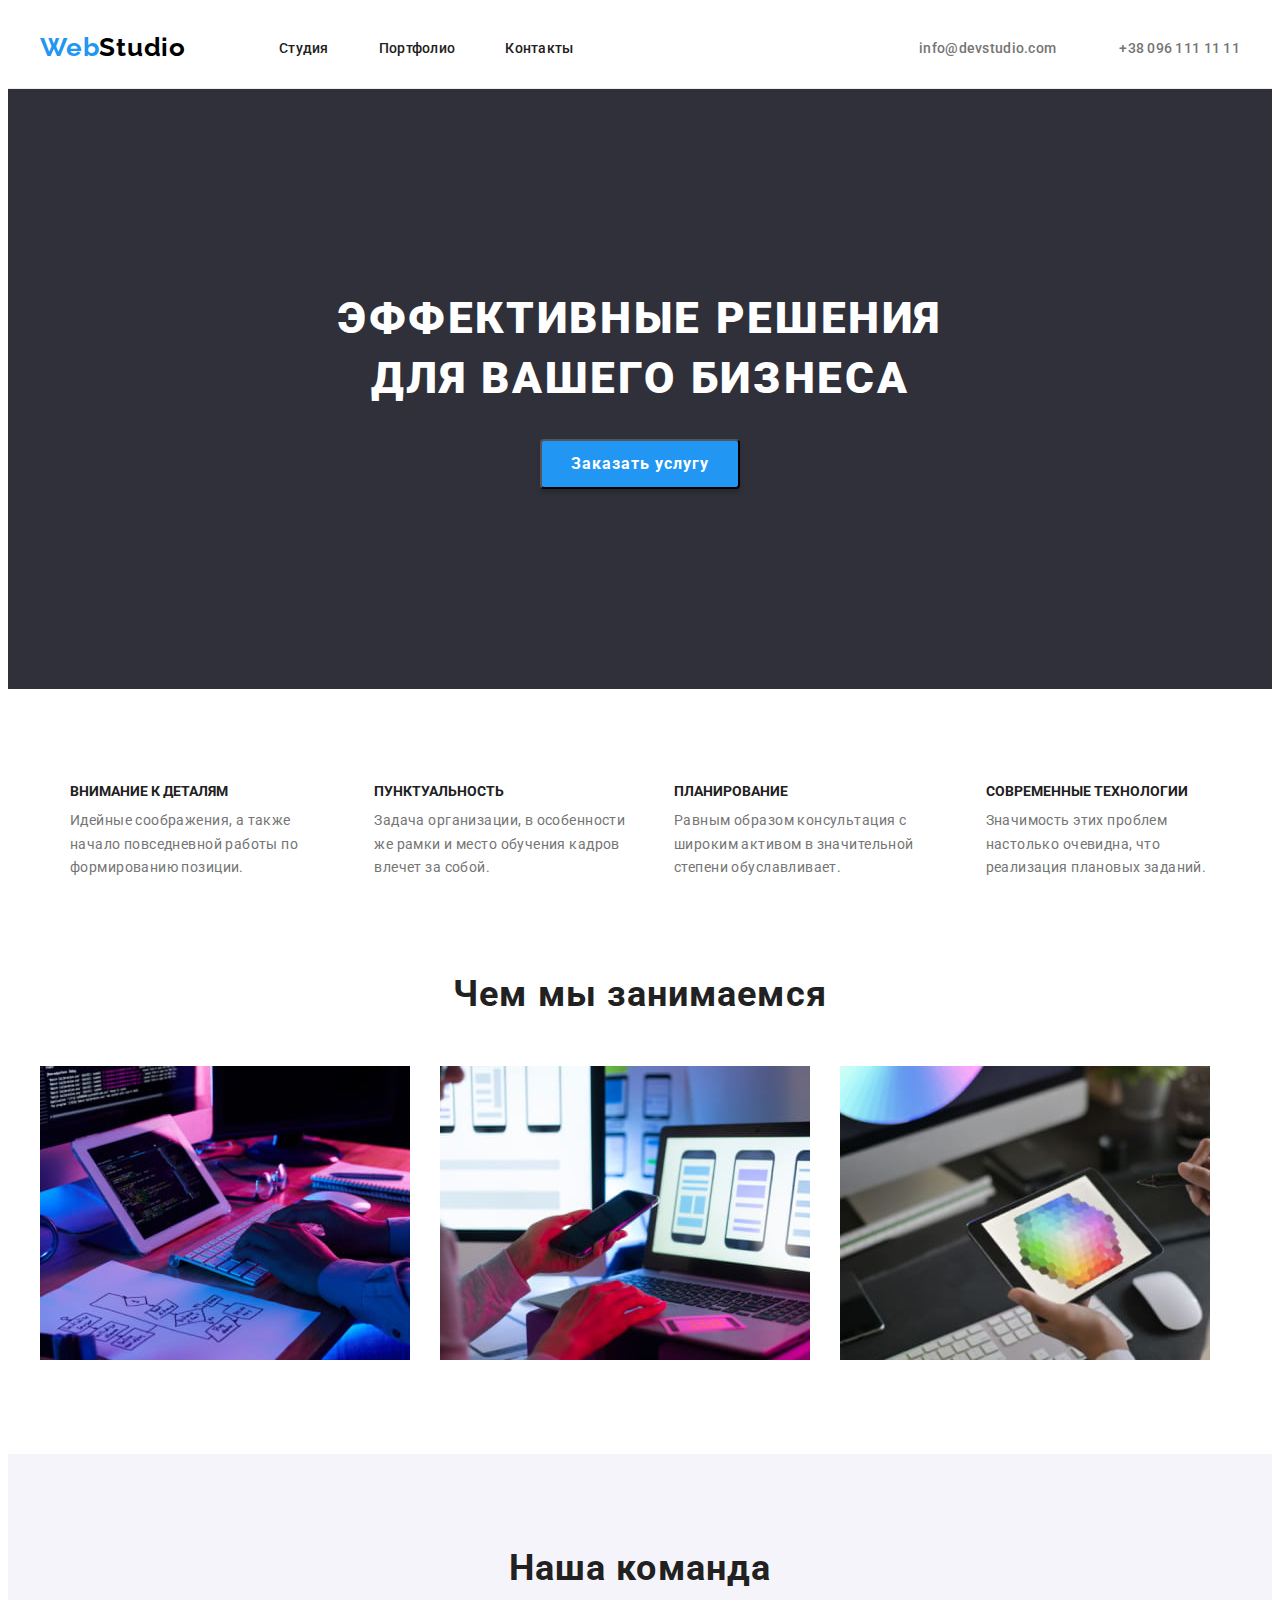
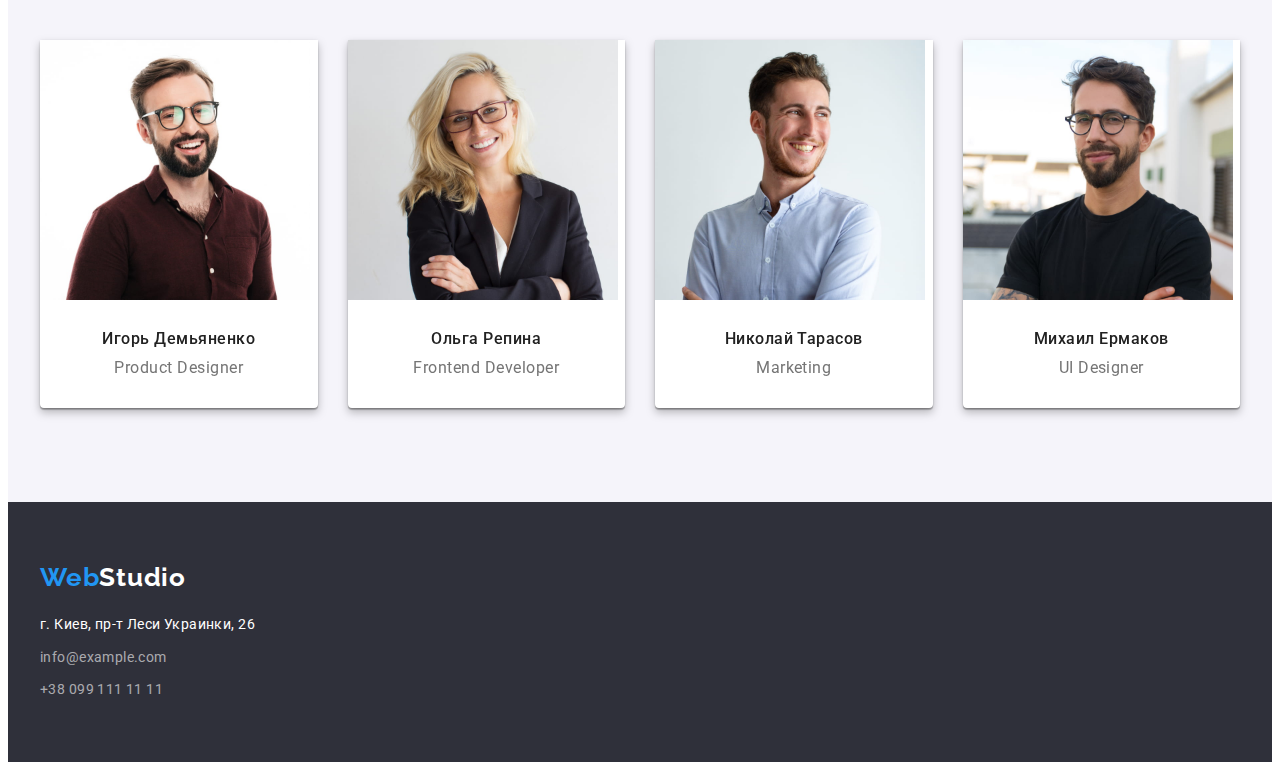
<file: index.html>
<!DOCTYPE html>
<html lang="ru">
  <head>
    <meta charset="UTF-8" />
    <meta http-equiv="X-UA-Compatible" content="IE=edge" />
    <meta name="viewport" content="width=device-width, initial-scale=1.0" />
    <title>Document</title>
    <link rel="preconnect" href="https://fonts.googleapis.com" />
    <link rel="preconnect" href="https://fonts.gstatic.com" crossorigin />
    <link
      href="https://fonts.googleapis.com/css2?family=Raleway:wght@700&family=Roboto:wght@400;500;700;900&display=swap"
      rel="stylesheet"
    />
    <link
      rel="stylesheet"
      href="https://cdnjs.cloudflare.com/ajax/libs/modern-normalize/1.1.0/modern-normalize.min.css"
      integrity="sha512-wpPYUAdjBVSE4KJnH1VR1HeZfpl1ub8YT/NKx4PuQ5NmX2tKuGu6U/JRp5y+Y8XG2tV+wKQpNHVUX03MfMFn9Q=="
      crossorigin="anonymous"
      referrerpolicy="no-referrer"
    />
    <link rel="stylesheet" href="./css/styles.css" />
  </head>
  <body>
    <header class="header">
      <div class="container">
        <nav class="header-navigation">
          <a class="link logo" href="">
            <span class="first-logo">Web</span>Studio
          </a>
          <ul class="list header-list">
            <li class="header-item">
              <a class="link header-link" href="./index.html">Студия</a>
            </li>
            <li class="header-item">
              <a class="link header-link" href="./portfolio.html">Портфолио</a>
            </li>
            <li class="header-item">
              <a class="link header-link" href="">Контакты</a>
            </li>
          </ul>
          <div class="header-connect">
            <a class="link header-mail" href="mailto:info@devstudio.com"
              >info@devstudio.com</a
            >
            <a class="link header-tel" href="tel:+380961111111"
              >+38 096 111 11 11</a
            >
          </div>
        </nav>
      </div>
    </header>
    <main>
      <section class="hero">
        <div class="container">
          <h1 class="hero-title">Эффективные решения для вашего бизнеса</h1>
          <button class="button hero-button" type="button">
            Заказать услугу
          </button>
        </div>
      </section>
      <section class="features">
        <div class="container features-container">
          <ul class="features-list list">
            <li class="features-item">
              <h3 class="features-title">Внимание к деталям</h3>
              <p class="features-text">
                Идейные соображения, а также начало повседневной работы по
                формированию позиции.
              </p>
            </li>
            <li class="features-item">
              <h3 class="features-title">Пунктуальность</h3>
              <p class="features-text">
                Задача организации, в особенности же рамки и место обучения
                кадров влечет за собой.
              </p>
            </li>
            <li class="features-item">
              <h3 class="features-title">Планирование</h3>
              <p class="features-text">
                Равным образом консультация с широким активом в значительной
                степени обуславливает.
              </p>
            </li>
            <li class="features-item">
              <h3 class="features-title">Современные технологии</h3>
              <p class="features-text">
                Значимость этих проблем настолько очевидна, что реализация
                плановых заданий.
              </p>
            </li>
          </ul>
        </div>
      </section>
      <section class="about section">
        <div class="container about-container">
          <h2 class="about-title">Чем мы занимаемся</h2>
          <ul class="about-list list">
            <li class="about-item">
              <img
                src="./images/box1.jpg"
                alt="работа на планшете с помощу квавиатуры"
                width="370"
                height="294"
              />
            </li>
            <li class="about-item">
              <img
                src="./images/box2.jpg"
                alt="работа на планшете с помощу квавиатуры"
                width="370"
                height="294"
              />
            </li>
            <li class="about-item">
              <img
                src="./images/box3.jpg"
                alt="работа на планшете с помощу квавиатуры"
                width="370"
                height="294"
              />
            </li>
          </ul>
        </div>
      </section>
      <section class="team section">
        <div class="container">
          <h2 class="team-title">Наша команда</h2>
          <ul class="team-list list">
            <li class="team-item">
              <img
                src="./images/img1.jpg"
                alt="лицо1"
                width="270"
                height="260"
              />
              <div class="team-item-bottom">
                <h3 class="team-second-title">Игорь Демьяненко</h3>
                <p class="team-text" lang="en">Product Designer</p>
              </div>
            </li>
            <li class="team-item">
              <img
                src="./images/img2.jpg"
                alt="лицо2"
                width="270"
                height="260"
              />
              <div class="team-item-bottom">
                <h3 class="team-second-title">Ольга Репина</h3>
                <p class="team-text" lang="en">Frontend Developer</p>
              </div>
            </li>
            <li class="team-item">
              <img
                src="./images/img3.jpg"
                alt="лицо3"
                width="270"
                height="260"
              />
              <div class="team-item-bottom">
                <h3 class="team-second-title">Николай Тарасов</h3>
                <p class="team-text" lang="en">Marketing</p>
              </div>
            </li>
            <li class="team-item">
              <img
                src="./images/img4.jpg"
                alt="лицо4"
                width="270"
                height="260"
              />
              <div class="team-item-bottom">
                <h3 class="team-second-title">Михаил Ермаков</h3>
                <p class="team-text" lang="en">UI Designer</p>
              </div>
            </li>
          </ul>
        </div>
      </section>
    </main>
    <footer class="footer">
      <div class="container footer-container">
        <a class="link footer-logo" href="">
          <span class="first-logo">Web</span><span class="">Studio</span>
        </a>
        <address class="contact-address">
          <ul class="contact-list list">
            <li class="contact-item">
              <a
                class="contact-link link"
                href="https://goo.gl/maps/CBitLUG9dkGeT7Bq6"
                target="_blank"
                rel="noopener noreferrer"
              >
                г. Киев, пр-т Леси Украинки, 26
              </a>
            </li>
            <li class="contact-item">
              <a class="contact-online link" href="mailto:info@example.com"
                >info@example.com</a
              >
            </li>
            <li class="contact-item">
              <a class="contact-online link" href="tel:+380991111111"
                >+38 099 111 11 11</a
              >
            </li>
          </ul>
        </address>
      </div>
    </footer>
  </body>
</html>
</file>
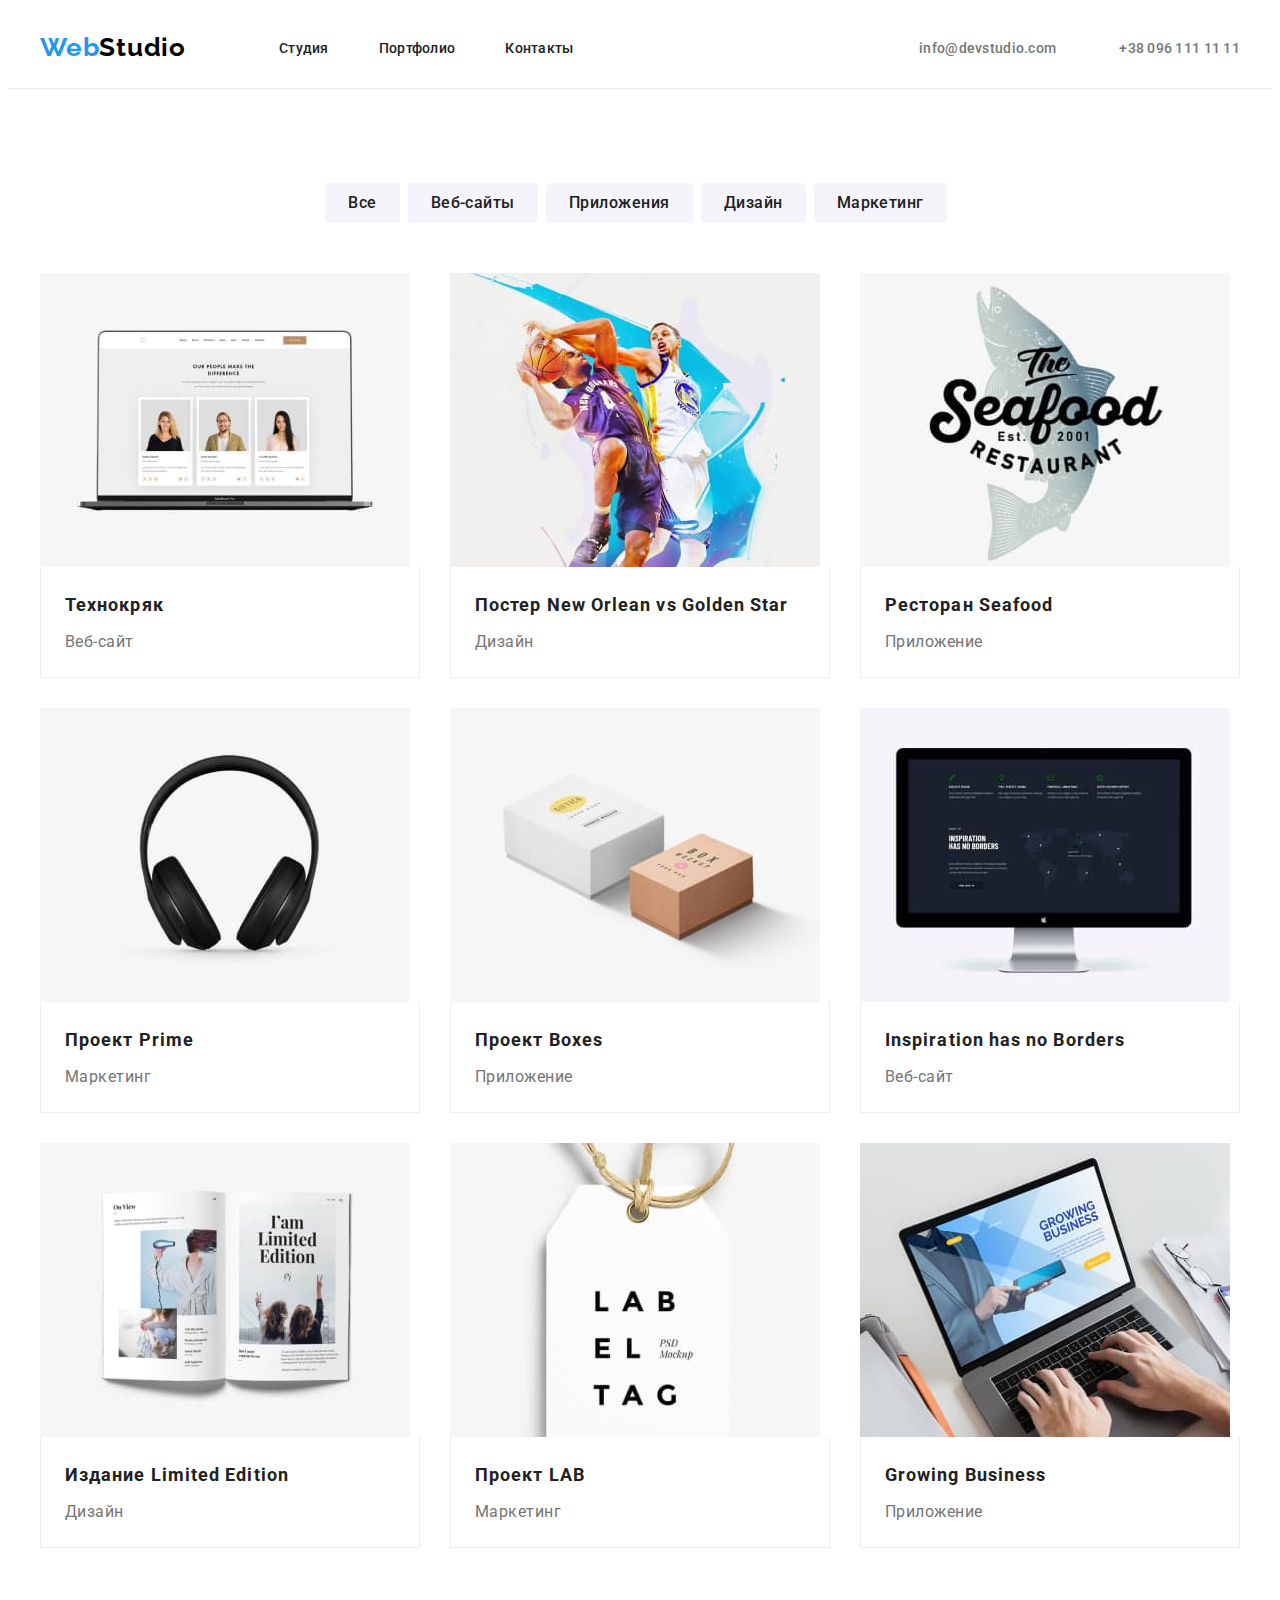
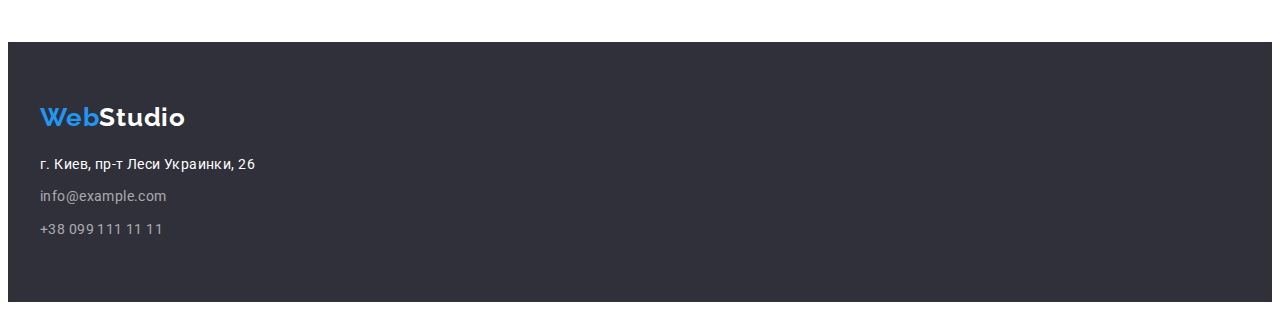
<file: portfolio.html>
<!DOCTYPE html>
<html lang="ru">
<head>
    <meta charset="UTF-8">
    <meta http-equiv="X-UA-Compatible" content="IE=edge">
    <meta name="viewport" content="width=device-width, initial-scale=1.0">
    <title>Document</title>
    <link rel="preconnect" href="https://fonts.googleapis.com">
    <link rel="preconnect" href="https://fonts.gstatic.com" crossorigin>
    <link href="https://fonts.googleapis.com/css2?family=Raleway:wght@700&family=Roboto:wght@400;500;700;900&display=swap" 
    rel="stylesheet">
    <link
      rel="stylesheet"
      href="https://cdnjs.cloudflare.com/ajax/libs/modern-normalize/1.1.0/modern-normalize.min.css"
      integrity="sha512-wpPYUAdjBVSE4KJnH1VR1HeZfpl1ub8YT/NKx4PuQ5NmX2tKuGu6U/JRp5y+Y8XG2tV+wKQpNHVUX03MfMFn9Q=="
      crossorigin="anonymous"
      referrerpolicy="no-referrer"
    />
    <link rel="stylesheet" href="./css/styles.css">
</head>
<body>
    <header class="header">
        <div class="container">
        <nav class="header-navigation">
            <a class="link logo" href="">
                <span class="first-logo">Web</span>Studio
            </a>
            <ul class="list header-list">
                <li class="header-item">
                    <a class="link header-link" href="./index.html">Студия</a></li>
                <li class="header-item">
                    <a class="link header-link" href="./portfolio.html">Портфолио</a></li>
                <li class="header-item">
                    <a class="link header-link" href="">Контакты</a></li>
            </ul>
        <div class="header-connect">
        <a class="link header-mail" href="mailto:info@devstudio.com">info@devstudio.com</a> 
        <a class="link header-tel" href="tel:+380961111111">+38 096 111 11 11</a>
        </div>
    </nav>
    </div>
    </header>
    <main class="gallery">
        <section class="section">
            <div class="container">
            <ul class="list buttom-list">
                <li class="gallery-buttom-item">
                    <button class="gallery-button gallery-btn" type="button">Все</button>
                </li>
                <li class="gallery-buttom-item">
                    <button class="gallery-button gallery-btn" type="button">Веб-сайты</button>
                </li>
                <li class="gallery-buttom-item">
                    <button class="gallery-button gallery-btn" type="button">Приложения</button>
                </li>
                <li class="gallery-buttom-item">
                    <button class="gallery-button gallery-btn" type="button">Дизайн</button>
                </li>
                <li class="gallery-buttom-item">
                    <button class="gallery-button gallery-btn" type="button">Маркетинг</button>
                </li>
            </ul>
            <ul class="gallery-list list">
                <li class="gallery-item">
                    <img
                        src="./images/portfolio1.jpg"
                        alt="робота1"
                        width="370"
                        height="294"
                    />
                    <div class="gallery-title-text">
                    <h2 class="gallery-title">Технокряк</h2>
                    <p class="gallery-text">Веб-сайт</p>
                    </div>
                </li>
                <li class="gallery-item">
                    <img 
                    src="./images/portfolio2.jpg"
                    alt="робота2"
                    width="370"
                    height="294"
                    />
                    <div class="gallery-title-text">
                    <h2 class="gallery-title">Постер <span lang="en">New Orlean vs Golden Star</span></h2>
                    <p class="gallery-text">Дизайн</p>
                    </div>
                </li>
                <li class="gallery-item">
                    <img 
                    src="./images/portfolio3.jpg" 
                    alt="робота3"
                    width="370"
                    height="294"
                    />
                    <div class="gallery-title-text">
                    <h2 class="gallery-title">Ресторан <span lang="en">Seafood</span></h2>
                    <p class="gallery-text">Приложение</p>
                    </div>
                </li>
                <li class="gallery-item">
                    <img 
                    src="./images/portfolio4.jpg" 
                    alt="робота4"
                    width="370"
                    height="294"
                    />
                    <div class="gallery-title-text">
                    <h2 class="gallery-title">Проект <span lang="en">Prime</span></h2>
                    <p class="gallery-text">Маркетинг</p>
                    </div>
                </li>
                <li class="gallery-item">
                    <img 
                    src="./images/portfolio5.jpg" 
                    alt="робота5"
                    width="370"
                    height="294"
                    />
                    <div class="gallery-title-text">
                    <h2 class="gallery-title">Проект <span lang="en">Boxes</span></h2>
                    <p class="gallery-text">Приложение</p>
                    </div>
                </li>
                <li class="gallery-item">
                    <img 
                    src="./images/portfolio6.jpg" 
                    alt="робота6"
                    width="370"
                    height="294"
                    />
                    <div class="gallery-title-text">
                    <h2 class="gallery-title" lang="en">Inspiration has no Borders</h2>
                    <p class="gallery-text">Веб-сайт</p>
                    </div>
                </li>
                <li class="gallery-item">
                    <img 
                    src="./images/portfolio7.jpg" 
                    alt="робота7"
                    width="370"
                    height="294"
                    />
                    <div class="gallery-title-text">
                    <h2 class="gallery-title">Издание <span lang="en">Limited Edition</span></h2>
                    <p class="gallery-text">Дизайн</p>
                    </div>
                </li class="gallery-item">
                <li class="gallery-item">
                    <img 
                    src="./images/portfolio8.jpg" 
                    alt=""робота8
                    width="370"
                    height="294"
                    />
                    <div class="gallery-title-text">
                    <h2 class="gallery-title">Проект <span lang="en">LAB</span></h2>
                    <p class="gallery-text">Маркетинг</p>
                    </div>
                </li>
                <li class="gallery-item">
                    <img 
                    src="./images/portfolio9.jpg" 
                    alt="робота9"
                    width="370"
                    height="294"
                    />
                    <div class="gallery-title-text">
                    <h2 class="gallery-title" lang="en">Growing Business</h2>
                    <p class="gallery-text">Приложение</p>
                    </div>
                </li>
            </ul>
              
        </section>
    </main>
    <footer class="footer">
        <div class="container footer-container">
        <a class="link footer-logo" href="">
            <span class="first-logo">Web</span><span class="">Studio</span>
        </a>
        <address class="contact-address">
            <ul class="contact-list list">
                <li class="contact-item">
                    <a 
                        class="contact-link link"
                        href="https://goo.gl/maps/CBitLUG9dkGeT7Bq6"
                        target="_blank"
                        rel="noopener noreferrer"
                    >   
                        г. Киев, пр-т Леси Украинки, 26
                    </a>
                </li>
                <li class="contact-item">
                    <a 
                    class="contact-online link" href="mailto:info@example.com">info@example.com</a>
                </li>
                <li class="contact-item">
                    <a class="contact-online link" href="tel:+380991111111">+38 099 111 11 11</a>
                </li>
            </ul>
        </address>
        </div>
    </footer>
</body>
</html>
</file>
<file: css/styles.css>
:root {
  --main-tittle-color: #ffffff;
  --second-tittle-color: #212121;
  --main-text-color: #757575;
  --second-text-color: #212121;
  --accent-text-color: #2196f3;
  --main-button-color: #ffffff;
  --second-button-color: #212121;
  --header-text-color: #212121;
  --connection-color: #757575;
  --first-logo-color: #2196f3;
  --second-logo-color: #000000;
  --footer-logo-color: #ffffff;
  --address-color: #ffffff;
  --contact-online: rgba(255, 255, 255, 0.6);
  --buttom-accent-color: #2196f3;
}

p,
h1,
h2,
h3,
h4,
h5,
h6 {
  margin: 0;
}

ul {
  margin: 0;
  padding: 0;
}

button {
  cursor: pointer;
}

img {
  display: block;
  max-width: 100%;
}

.container {
  width: 1200px;
  padding-left: 15px;
  padding-right: 15px;
  margin: 0 auto;
}

body {
  font-family: Roboto, sans-serif;
  color: #212121;
}

.list {
  list-style: none;
}

.link {
  text-decoration: none;
}

.button {
  font-family: inherit;
  font-weight: 700;
  font-size: 16px;
  letter-spacing: 0.06em;
  width: 200px;
  height: 50px;
  top: 430px;
  bottom: 200px;
  color: var(--main-button-color);
  background: #2196f3;
  box-shadow: 0px 4px 4px rgba(0, 0, 0, 0.15);
  border-radius: 4px;
}

.section {
  padding-top: 94px;
  padding-bottom: 94px;
}

/*---------------HEADER----------------*/

.header {
  padding-top: 24px;
  padding-bottom: 25px;
  border-bottom: 1px solid #ececec;
}

.header-container {
  display: flex;
  align-items: center;
}

.header-list {
  display: flex;
}

.header-navigation {
  display: flex;
  align-items: center;
}

.header-link {
  font-weight: 500;
  font-size: 14px;
  line-height: 1.14px;
  letter-spacing: 0.02em;
  color: var(--header-text-color);
}

.header-item:not(:last-child) {
  margin-right: 50px;
}

.header-mail {
  font-weight: 500;
  font-size: 14px;
  line-height: 1.14px;
  letter-spacing: 0.02em;
  color: var(--connection-color);
}

.header-tel {
  font-weight: 500;
  font-size: 14px;
  line-height: 1.14px;
  letter-spacing: 0.02em;
  color: var(--connection-color);
  margin-left: 59px;
}

.header-connect {
  margin-left: auto;
}

.header-mail:hover,
.header-mail:focus,
.header-tel:hover,
.header-tel:focus {
  color: var(--accent-text-color);
}

/*Logo*/
.logo {
  font-family: Raleway, sans-serif;
  font-weight: 700;
  font-size: 26px;
  line-height: 1.19;
  letter-spacing: 0.03em;
  color: var(--second-logo-color);
  margin-right: 93px;
}

.first-logo {
  color: var(--first-logo-color);
}

.header-link:hover,
.header-link:focus {
  color: var(--accent-text-color);
}

/*---------------HERO----------------*/

.hero {
  background-color: #2f303a;
  padding-top: 200px;
  padding-bottom: 200px;
  text-align: center;
}

.hero-title {
  margin-top: 0;
  margin-bottom: 0;
  margin-right: auto;
  margin-left: auto;
  width: 696px;
  font-weight: 900;
  font-size: 44px;
  line-height: 1.36;
  text-align: center;
  letter-spacing: 0.06em;
  text-transform: uppercase;
  color: var(--main-tittle-color);
}

.hero-button {
  margin-top: 30px;
  align-items: center;
  text-align: center;
}

/*------------features----------------*/

.features {
  align-items: center;
  padding-top: 94px;
  padding-bottom: 0;
}

.features-container {
  display: flex;
}

.features-list {
  display: flex;
  margin-left: 30px;
}

.features-item:not(:last-child) {
  margin-right: 30px;
}

.features-title {
  font-weight: 700;
  font-size: 14px;
  line-height: 16px;
  letter-spacing: 1.14;
  text-transform: uppercase;
  color: var(--second-text-color-);
  margin-bottom: 10px;
}

.features-text {
  font-size: 14px;
  line-height: 1.71;
  letter-spacing: 0.03em;
  color: var(--main-text-color);
}

/*-------------About-----------------*/

.about-title {
  font-weight: 700;
  font-size: 36px;
  line-height: 1.16;
  text-align: center;
  letter-spacing: 0.03em;
  color: var(--second-text-color);
  margin-bottom: 50px;
}

.about-list {
  display: flex;
  margin-top: 50px;
}

.about-item:not(:last-child) {
  margin-right: 30px;
}

/*---------------our team----------------*/

.team {
  background-color: #f5f4fa;
  text-align: center;
  align-items: center;
}

.team-title {
  font-weight: 700;
  font-size: 36px;
  line-height: 1.16;
  text-align: center;
  letter-spacing: 0.03em;
  color: var(--second-tittle-color);
  margin-bottom: 50px;
}

.team-list {
  display: flex;
  flex-wrap: wrap;
  margin: -15px;
}

.team-item {
  flex-basis: calc(100% / 4 - 30px);
  margin: 15px;
  background: #ffffff;
  box-shadow: 0px 1px 3px rgba(0, 0, 0, 0.12), 0px 1px 1px rgba(0, 0, 0, 0.14),
    0px 2px 1px rgba(0, 0, 0, 0.2);
  border-radius: 0px 0px 4px 4px;
  filter: drop-shadow(0px 4px 4px rgba(0, 0, 0, 0.25));
}

.team-second-title {
  font-weight: 500;
  font-size: 16px;
  line-height: 1.18;
  text-align: center;
  letter-spacing: 0.03em;
  color: var(--second-tittle-color) #212121;
}

.team-text {
  font-size: 16px;
  line-height: 1.18;
  text-align: center;
  letter-spacing: 0.03em;
  color: var(--main-text-color);
  margin-top: 10px;
}

.team-item-bottom {
  padding-top: 30px;
  padding-bottom: 30px;
}

/*------------FOOTER----------------*/

.footer {
  background-color: #2f303a;
  padding-top: 60px;
  padding-bottom: 60px;
}

.footer-logo {
  font-family: Raleway, sans-serif;
  font-weight: 700;
  font-size: 26px;
  line-height: 1.19;
  letter-spacing: 0.03em;
  color: var(--footer-logo-color);
  margin-bottom: 20px;
  display: block;
}

.contact-item:not(:last-child) {
  margin-bottom: 9px;
}

.contact-link {
  font-style: normal;
  font-size: 14px;
  line-height: 1.71;
  letter-spacing: 0.03em;
  color: var(--address-color);
}

.contact-online {
  font-style: normal;
  font-size: 14px;
  line-height: 1.71;
  letter-spacing: 0.03em;
  color: var(--contact-online);
}

.contact-link:hover,
.contact-link:focus,
.contact-online:hover,
.contact-online:focus {
  color: var(--accent-text-color);
}

/*------------Gallery--------------*/

.gallery-container {
  display: flex;
  align-items: center;
  text-align: center;
}

.buttom-list {
  display: flex;
  margin-bottom: 50px;
  justify-content: center;
}

.gallery-button {
  font-weight: 500;
  font-size: 16px;
  line-height: 1.62;
  letter-spacing: 0.03em;
  min-width: 73px;
  color: var(--second-button-color);
  border: 1px solid transparent;
  font-family: inherit;
  text-align: center;
  background: #f5f4fa;
  border-radius: 4px;
  margin-right: 8px;
  padding-top: 6px;
  padding-right: 22px;
  padding-bottom: 6px;
  padding-left: 22px;
}

.gallery-btn:hover,
.gallery-btn:focus {
  color: var(--main-button-color);
}

.gallery-btn:hover,
.gallery-btn:focus {
  background-color: var(--buttom-accent-color);
}

.gallery-list {
  display: flex;
  flex-wrap: wrap;
  margin: -15px;
}

.gallery-item {
  flex-basis: calc(100% / 3 - 30px);
  margin: 15px;
}

.gallery-title {
  font-weight: 700;
  font-size: 18px;
  line-height: 2;
  letter-spacing: 0.06em;
  color: var(--second-tittle-color);
  margin-bottom: 4px;
}

.gallery-text {
  font-size: 16px;
  line-height: 1.87;
  letter-spacing: 0.03em;
  color: var(--main-text-color);
}

.gallery-title-text {
  border: 1px solid #eeeeee;
  border-top: none;
  box-sizing: border-box;
  padding-top: 20px;
  padding-right: 24px;
  padding-bottom: 20px;
  padding-left: 24px;
}
</file>
